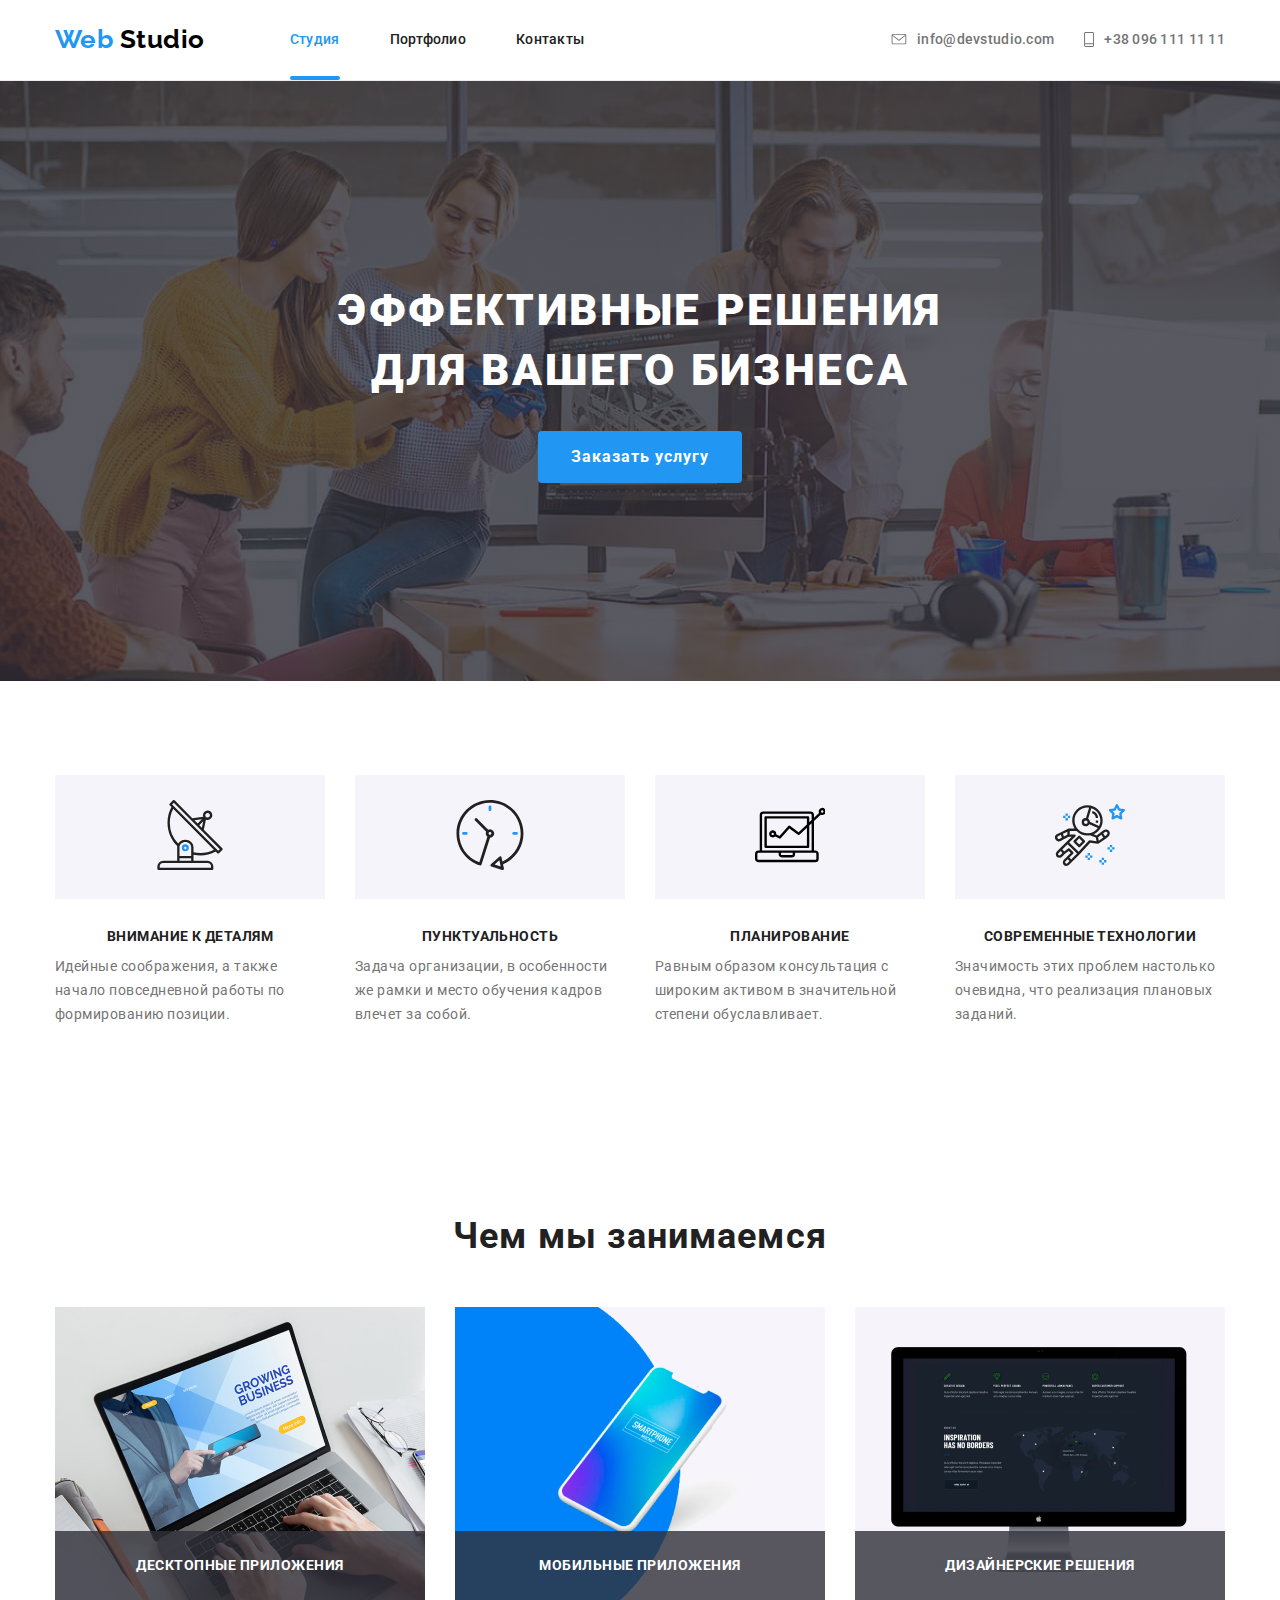
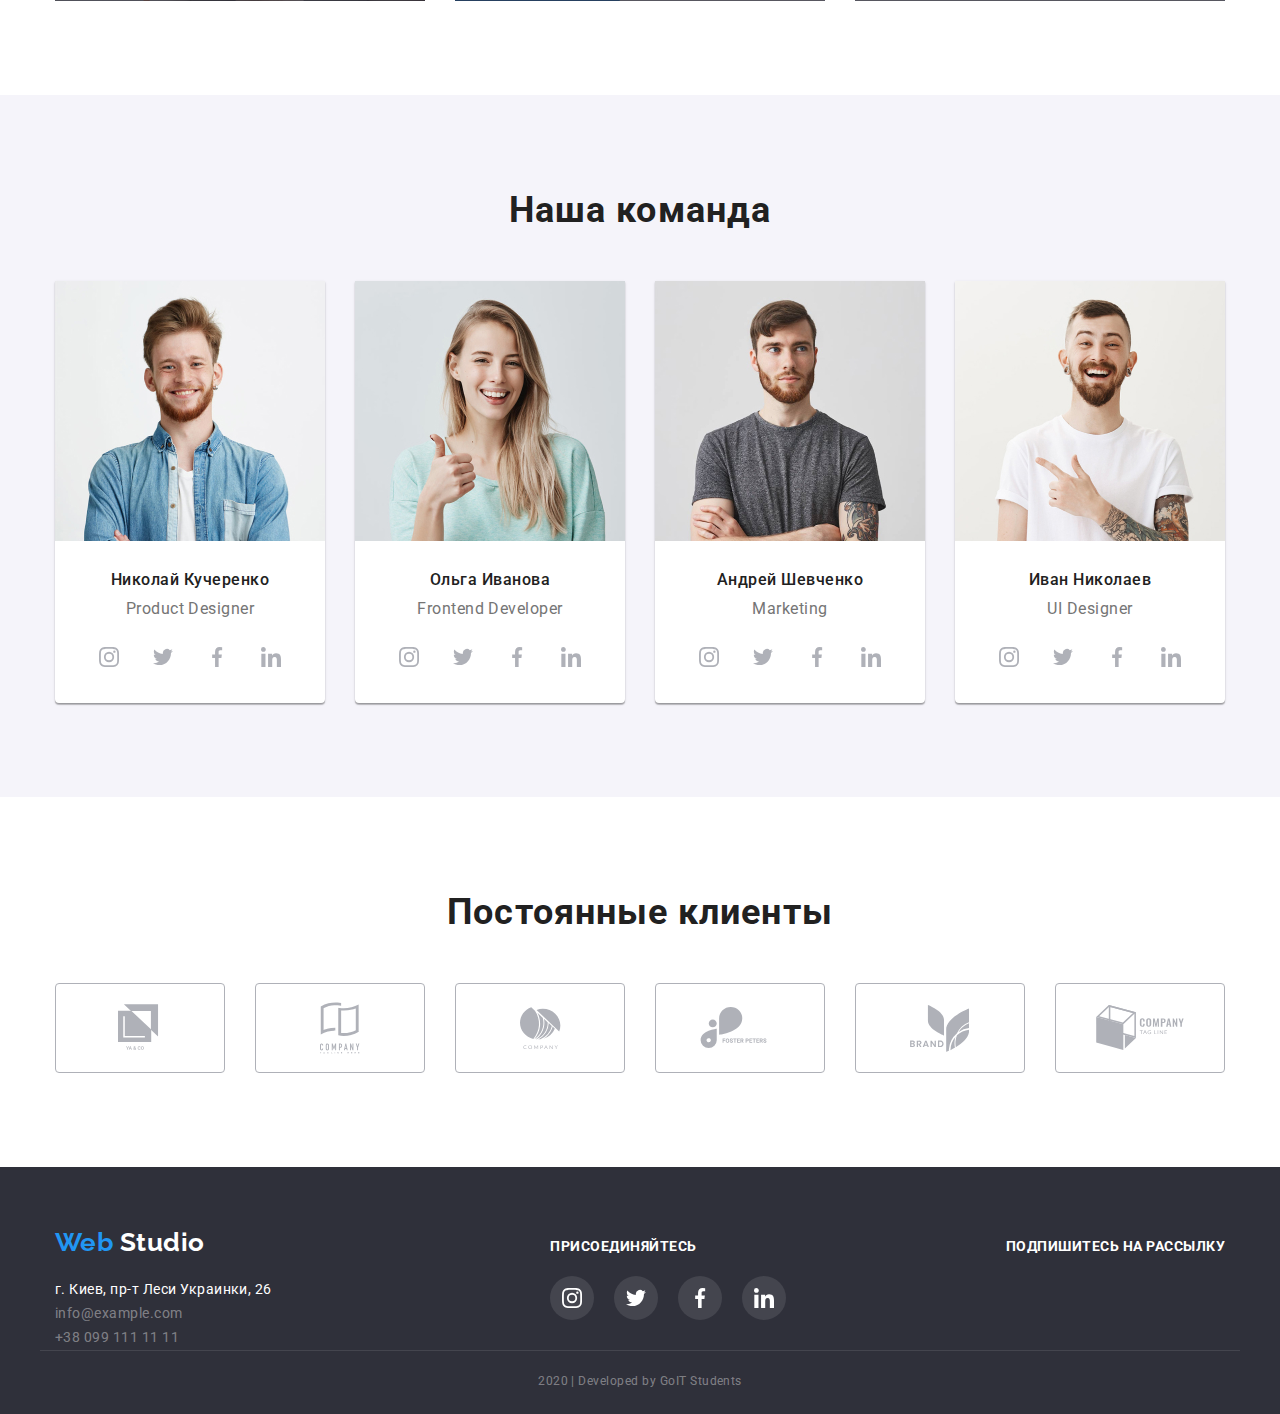
<file: index.html>
<!DOCTYPE html>
<html lang="ru">
  <head>
    <meta charset="UTF-8" />
    <meta name="viewport" content="width=device-width, initial-scale=1.0" />
    <title>Web studio v.1</title>
    <link
      href="https://fonts.googleapis.com/css2?family=Raleway:wght@700&family=Roboto:wght@400;500;700&display=swap"
      rel="stylesheet"
    />
    <link
      rel="stylesheet"
      href="https://cdnjs.cloudflare.com/ajax/libs/modern-normalize/0.6.0/modern-normalize.min.css"
    />
    <link rel="stylesheet" href="./css/style.css" />
  </head>
  <body>
    <!-- Header -->

    <header class="header">
      <div class="container">
        <nav class="main-nav">
          <a href="./index.html" class="logo"
            ><span class="logo-blue">Web</span> Studio</a
          >
          <ul class="site-nav list">
            <li class="item">
              <a href="" class="links current">Студия</a>
            </li>
            <li class="item">
              <a href="./portfolio.html" class="links underline">Портфолио</a>
            </li>
            <li class="item"><a href="" class="links underline">Контакты</a></li>
          </ul>

          <ul class="post-call list">
            <li class="item">
              <a class="links" href="mailto:info@devstudio.com">
                <svg class="icon-mail" width="16" height="11">
                  <use href="./images/sprite.svg#mail"></use>
                </svg>
                info@devstudio.com</a
              >
            </li>
            <li class="item">
              <a class="links" href="tel:+380961111111">
                <svg class="icon-phone" width="10" height="15">
                  <use href="./images/sprite.svg#phone"></use></svg                >+38 096 111 11 11</a
              >
            </li>
          </ul>
        </nav>
      </div>
    </header>

    <main>
      <!-- Hero -->

      <section class="hero-section">
        <div class="overlay">
          <h1 class="hero-title">Эффективные решения для вашего бизнеса</h1>
          <a href="" class="button links">Заказать услугу</a>
        </div>
      </section>

      <!-- Our advantages -->

      <section class="advantage">
        <div class="container advantage-container">
          <h2 class="visually-hidden">Преимущества компании</h2>

          <ul class="list advantage-list">
            <li class="item">
              <div class="advantage-fone">
                <svg width="70" height="70">
                  <use href="./images/sprite.svg#antenna1"></use>
                </svg>
              </div>
              <h3 class="smalltitle">Внимание к деталям</h3>
              <p class="text our-force">
                Идейные соображения, а также начало повседневной работы по
                формированию позиции.
              </p>
            </li>
            <li class="item">
              <div class="advantage-fone">
                <svg width="70" height="70">
                  <use href="./images/sprite.svg#clock1"></use>
                </svg>
              </div>
              <h3 class="smalltitle">Пунктуальность</h3>
              <p class="text our-force">
                Задача организации, в особенности же рамки и место обучения
                кадров влечет за собой.
              </p>
            </li>
            <li class="item">
              <div class="advantage-fone">
                <svg width="70" height="70">
                  <use href="./images/sprite.svg#vector"></use>
                </svg>
              </div>
              <h3 class="smalltitle">Планирование</h3>
              <p class="text our-force">
                Равным образом консультация с широким активом в значительной
                степени обуславливает.
              </p>
            </li>
            <li class="item">
              <div class="advantage-fone">
                <svg width="70" height="70">
                  <use href="./images/sprite.svg#astronaut1"></use>
                </svg>
              </div>
              <h3 class="smalltitle">Современные технологии</h3>
              <p class="text our-force">
                Значимость этих проблем настолько очевидна, что реализация
                плановых заданий.
              </p>
            </li>
          </ul>
        </div>
      </section>

      <!-- Competence -->

      <section class="competence">
        <div class="container competence-container">
          <h2 class="section-title">Чем мы занимаемся</h2>
          <ul class="list competence-list">
            <li class="item">
              <a href=""
                ><img
                  src="./images/notebook.jpg"
                  width="370"
                  height="294"
                  alt="Раскрытый ноутбук"
              /></a>
              <h3 class="smalltitle">Десктопные приложения</h3>
            </li>
            <li class="item">
              <a href=""
                ><img
                  src="./images/smartphone.jpg"
                  width="370"
                  height="294"
                  alt="Смартфон"
              /></a>
              <h3 class="smalltitle">Мобильные приложения</h3>
            </li>
            <li class="item">
              <a href=""
                ><img
                  src="./images/display.jpg"
                  width="370"
                  height="294"
                  alt="Дизайн крутого сайта"
              /></a>
              <h3 class="smalltitle">Дизайнерские решения</h3>
            </li>
          </ul>
        </div>
      </section>

      <!-- Our team -->

      <section class="team">
        <div class="container team-container">
          <h2 class="section-title">Наша команда</h2>
          <ul class="list team-list">
            <li class="item">
              <img
                  src="./images/john.jpg"
                  width="270"
                  height="260"
                  alt="Фото улыбающегося сотрудника"
              />
              <h3 class="names smalltitle">Николай Кучеренко</h3>
              <p lang="en" class="position">Product Designer</p>

              <ul class="social-items list">
                <li class="item">
                  <a
                    href="https://www.instagram.com/?hl=ru"
                    class="social-link-item"
                    ><svg width="20" height="20">
                      <use href="./images/sprite.svg#instagram2"></use>
                    </svg>
                  </a>
                </li>

                <li class="item">
                  <a href="https://twitter.com/explore" class="social-link-item"
                    ><svg width="20" height="20">
                      <use href="./images/sprite.svg#twitter1"></use>
                    </svg>
                  </a>
                </li>

                <li class="item">
                  <a href="https://uk-ua.facebook.com/" class="social-link-item"
                    ><svg width="20" height="20">
                      <use href="./images/sprite.svg#facebook1"></use>
                    </svg>
                  </a>
                </li>

                <li class="item">
                  <a href="https://www.linkedin.com/" class="social-link-item"
                    ><svg width="20" height="20">
                      <use href="./images/sprite.svg#linkedin1"></use>
                    </svg>
                  </a>
                </li>
              </ul>
            </li>

            <li class="item">
              <img
                  src="./images/marta.jpg"
                  width="270"
                  height="260"
                  alt="Фото улыбающегося сотрудника"
              />
              <h3 class="names smalltitle">Ольга Иванова</h3>
              <p lang="en" class="position">Frontend Developer</p>

              <ul class="social-items list">
                <li class="item">
                  <a
                    href="https://www.instagram.com/?hl=ru"
                    class="social-link-item"
                    ><svg width="20" height="20">
                      <use href="./images/sprite.svg#instagram2"></use>
                    </svg>
                  </a>
                </li>

               <li class="item">
                  <a href="https://twitter.com/explore" class="social-link-item"
                    ><svg width="20" height="20">
                      <use href="./images/sprite.svg#twitter1"></use>
                    </svg>
                  </a>
                </li>

               <li class="item">
                  <a href="https://uk-ua.facebook.com/" class="social-link-item"
                    ><svg width="20" height="20">
                      <use href="./images/sprite.svg#facebook1"></use>
                    </svg>
                  </a>
                </li>

                <li class="item">
                  <a href="https://www.linkedin.com/" class="social-link-item"
                    ><svg width="20" height="20">
                      <use href="./images/sprite.svg#linkedin1"></use>
                    </svg>
                  </a>
                </li>
              </ul>
            </li>

            <li class="item">
              <img
                  src="./images/robert.jpg"
                  width="270"
                  height="260"
                  alt="Фото улыбающегося сотрудника"
              />
              <h3 class="names smalltitle">Андрей Шевченко</h3>
              <p lang="en" class="position">Marketing</p>

              <ul class="social-items list">
               <li class="item">
                  <a
                    href="https://www.instagram.com/?hl=ru"
                    class="social-link-item"
                    ><svg width="20" height="20">
                      <use href="./images/sprite.svg#instagram2"></use>
                    </svg>
                  </a>
                </li>

               <li class="item">
                  <a href="https://twitter.com/explore" class="social-link-item"
                    ><svg width="20" height="20">
                      <use href="./images/sprite.svg#twitter1"></use>
                    </svg>
                  </a>
                </li>

                <li class="item">
                  <a href="https://uk-ua.facebook.com/" class="social-link-item"
                    ><svg width="20" height="20">
                      <use href="./images/sprite.svg#facebook1"></use>
                    </svg>
                  </a>
                </li>

                <li class="item">
                  <a href="https://www.linkedin.com/" class="social-link-item"
                    ><svg width="20" height="20">
                      <use href="./images/sprite.svg#linkedin1"></use>
                    </svg>
                  </a>
                </li>
              </ul>
            </li>

            <li class="item">
              <img
                  src="./images/marty.jpg"
                  width="270"
                  height="260"
                  alt="Фото улыбающегося сотрудника"
              />
              <h3 class="names smalltitle">Иван Николаев</h3>
              <p lang="en" class="position">UI Designer</p>

              <ul class="social-items list">
                <li class="item">
                  <a
                    href="https://www.instagram.com/?hl=ru"
                    class="social-link-item"
                    ><svg width="20" height="20">
                      <use href="./images/sprite.svg#instagram2"></use>
                    </svg>
                  </a>
                </li>

                <li class="item">
                  <a href="https://twitter.com/explore" class="social-link-item"
                    ><svg width="20" height="20">
                      <use href="./images/sprite.svg#twitter1"></use>
                    </svg>
                  </a>
                </li>

               <li class="item">
                  <a href="https://uk-ua.facebook.com/" class="social-link-item"
                    ><svg width="20" height="20">
                      <use href="./images/sprite.svg#facebook1"></use>
                    </svg>
                  </a>
                </li>

                <li class="item">
                  <a href="https://www.linkedin.com/" class="social-link-item"
                    ><svg width="20" height="20">
                      <use href="./images/sprite.svg#linkedin1"></use>
                    </svg>
                  </a>
                </li>
              </ul>
            </li>
          </ul>
        </div>
      </section>

      <!-- Regular customers -->

      <section>
        <div class="container customers-container">
          <h2 class="section-title">Постоянные клиенты</h2>
          <ul class="customers-list list">

            <li class="item">
              <a class="icon-cutomers" href=""
                ><svg width="44.27" height="49.23">
                      <use href="./images/sprite.svg#logo1"></use>
                    </svg></a>
            </li>

             <li class="item">
              <a class="icon-cutomers" href=""
                ><svg width="40" height="52">
                      <use href="./images/sprite.svg#logo2"></use>
                    </svg></a>
            </li>

             <li class="item">
              <a class="icon-cutomers" href=""
                ><svg width="41" height="42.6">
                      <use href="./images/sprite.svg#logo3"></use>
                    </svg></a>
            </li>

             <li class="item">
              <a class="icon-cutomers" href=""
                ><svg width="80" height="42">
                      <use href="./images/sprite.svg#logo4"></use>
                    </svg></a>
            </li>

             <li class="item">
              <a class="icon-cutomers" href=""
                ><svg width="59" height="47">
                      <use href="./images/sprite.svg#logo5"></use>
                    </svg></a>
            </li>

             <li class="item">
              <a class="icon-cutomers" href=""
                ><svg width="88.48" height="45.44">
                      <use href="./images/sprite.svg#logo6"></use>
                    </svg></a>
            </li>
          </ul>
        </div>
      </section>
    </main>

    <!--Footer-->

    <footer>
      <div class="footer container">
        <div class="address-footer">
          <a href="./index.html" class="logo inverse"
            ><span class="logo-blue">Web</span> Studio</a
          >
          <address>
            <ul class="list address-list">
              <li>
                <p class="text city-adress">г. Киев, пр-т Леси Украинки, 26</p>
              </li>
              <li>
                <a href="" class="text footer-contacts links"
                  >info@example.com</a
                >
              </li>
              <li>
                <a href="" class="text footer-contacts links"
                  >+38 099 111 11 11</a
                >
              </li>
            </ul>
          </address>
        </div>

        <div class="social-contacts">
          <b class="smalltitle">присоединяйтесь</b>

          <ul class="social-links list">
            <li class="item">
                  <a
                    href="https://www.instagram.com/?hl=ru"
                    class="social-link-footer"
                    ><svg width="20" height="20">
                      <use href="./images/sprite.svg#instagram2"></use>
                    </svg>
                  </a>
                </li>

                <li class="item">
                  <a href="https://twitter.com/explore"
                  class="social-link-footer"
                    ><svg width="20" height="20">
                      <use href="./images/sprite.svg#twitter1"></use>
                    </svg>
                  </a>
                </li>

                <li class="item">
                  <a href="https://uk-ua.facebook.com/"
                  class="social-link-footer"
                    ><svg width="20" height="20">
                      <use href="./images/sprite.svg#facebook1"></use>
                    </svg>
                  </a>
                </li>

               <li class="item">
                  <a href="https://www.linkedin.com/"
                  class="social-link-footer"
                    ><svg width="20" height="20">
                      <use href="./images/sprite.svg#linkedin1"></use>
                    </svg>
                  </a>
                </li>
              </ul>
        </div>
        <div class="sign-in">
          <b class="smalltitle">Подпишитесь на рассылку</b>
        </div>
      </div>

      <p class="developers">2020 | Developed by GoIT Students</p>
    </footer>
  </body>
</html>
</file>
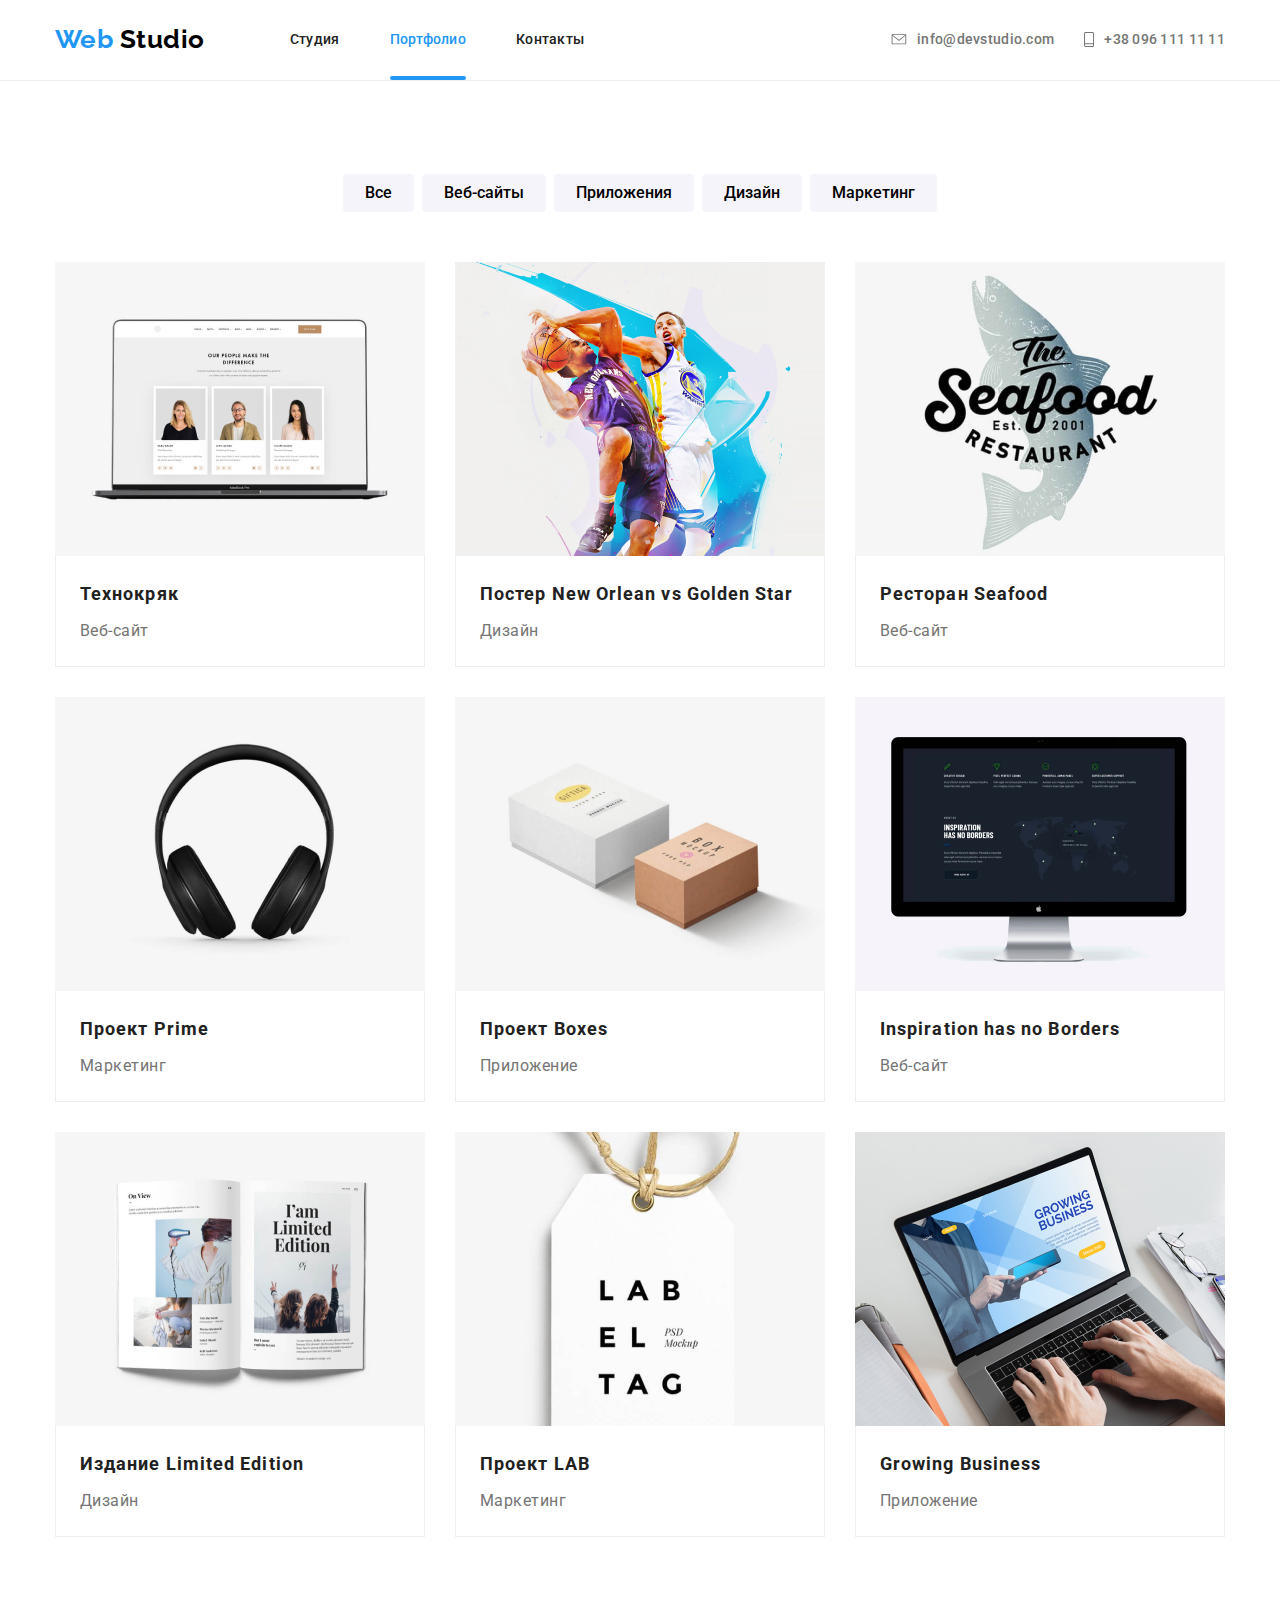
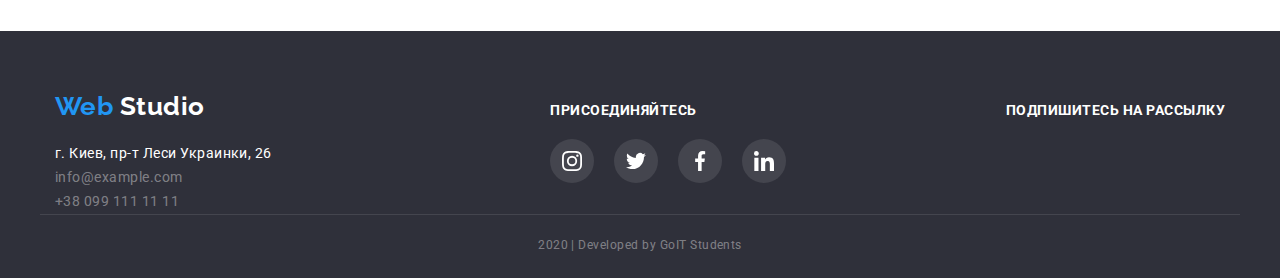
<file: portfolio.html>
<!DOCTYPE html>
<html lang="ru">
  <head>
    <meta charset="UTF-8" />
    <meta name="viewport" content="width=device-width, initial-scale=1.0" />
    <title>Portfolio</title>
    <link
      href="https://fonts.googleapis.com/css2?family=Raleway:wght@700&family=Roboto:wght@400;500;700&display=swap"
      rel="stylesheet"
    />
    <link
      rel="stylesheet"
      href="https://cdnjs.cloudflare.com/ajax/libs/modern-normalize/0.6.0/modern-normalize.min.css"
    />
    <link rel="stylesheet" href="./css/style.css" />
  </head>
  <body>
    <!-- Header -->

    <header class="header">
      <div class="container">
        <nav class="main-nav">
          <a href="./index.html" class="logo"
            ><span class="logo-blue">Web</span> Studio</a
          >
          <ul class="site-nav list">
            <li class="item">
              <a href="./index.html" class="links underline">Студия</a>
            </li>
            <li class="item">
              <a href="./portfolio.html" class="links current">Портфолио</a>
            </li>
            <li class="item"><a href="" class="links underline">Контакты</a></li>
          </ul>

          <ul class="post-call list">
            <li class="item">
              <a class="links" href="mailto:info@devstudio.com">
                <svg class="icon-mail" width="16" height="11">
                  <use href="./images/sprite.svg#mail"></use>
                </svg>
                info@devstudio.com</a
              >
            </li>
            <li class="item">
              <a class="links" href="tel:+380961111111">
                <svg class="icon-phone" width="10" height="15">
                  <use href="./images/sprite.svg#phone"></use></svg>+38 096 111 11 11</a>
            </li>
          </ul>
        </nav>
      </div>
    </header>

    <main>
      <section>
        <div class="container">
          <h1 class="visually-hidden">Наши работы</h1>
          <!-- Invisible title -->
          <div class="container-filter">
            <ul class="filter-list list">
              <li class="button-item">
                <button type="button" class="button-filter">Все</button>
              </li>
              <li class="button-item">
                <button type="button" class="button-filter">Веб-сайты</button>
              </li>
              <li class="button-item">
                <button type="button" class="button-filter">Приложения</button>
              </li>
              <li class="button-item">
                <button type="button" class="button-filter">Дизайн</button>
              </li>
              <li class="button-item">
                <button type="button" class="button-filter">Маркетинг</button>
              </li>
            </ul>
          </div>

          <div class="container-cards">
            <ul class="list list-cards">
              <li class="card">
                <a href="" class="links link-card"
                  >
                  <div class="image-text"><img
                    src="./images/technocryak.jpg"
                    width="370"
                    height="294"
                    alt="Фото с текстом"
                    class="image-card"
                  />
                    <p class="text-inside">
                      Технокряк это современная площадка распространения
                      коронавируса. Компании используют эту платформу для
                      цифрового шпионажа и атак на защищённые сервера
                      конкурентов.
                    </p>
                  </div>
                  <div class="card-content">
                    <h2 class="card-title">Технокряк</h2>
                    <p class="card-description">Веб-сайт</p>
                  </div></a
                >
              </li>

              <li class="card">
                <a href="" class="links link-card"
                  >
                  <div class="image-text">
                    <img
                    src="./images/basketball.jpg"
                    width="370"
                    height="294"
                    alt="Баскетболисты"
                    class="image-card"
                  />
                  <p class="text-inside">
                      Технокряк это современная площадка распространения
                      коронавируса. Компании используют эту платформу для
                      цифрового шпионажа и атак на защищённые сервера
                      конкурентов.
                    </p>
                  </div>
                  <div class="card-content">
                    <h2 class="card-title">Постер New Orlean vs Golden Star</h2>
                    <p class="card-description">Дизайн</p>
                  </div></a
                >
              </li>

              <li class="card">
                <a href="" class="links link-card"
                  >
                   <div class="image-text">
                     <img
                    src="./images/seafood.jpg"
                    width="370"
                    height="294"
                    alt="Ресторан"
                    class="image-card"
                  />
                  <p class="text-inside">
                      Технокряк это современная площадка распространения
                      коронавируса. Компании используют эту платформу для
                      цифрового шпионажа и атак на защищённые сервера
                      конкурентов.
                    </p>
                  </div>
                  <div class="card-content">
                    <h2 class="card-title">Ресторан Seafood</h2>
                    <p class="card-description">Веб-сайт</p>
                  </div></a
                >
              </li>

              <li class="card">
                <a href="" class="links link-card"
                  >
                  <div class="image-text">
                  <img
                    src="./images/headphones.jpg"
                    width="370"
                    height="294"
                    alt="Наушники"
                    class="image-card"
                  />
                  <p class="text-inside">
                      Технокряк это современная площадка распространения
                      коронавируса. Компании используют эту платформу для
                      цифрового шпионажа и атак на защищённые сервера
                      конкурентов.
                    </p>
                  </div>
                  <div class="card-content">
                    <h2 class="card-title">Проект Prime</h2>
                    <p class="card-description">Маркетинг</p>
                  </div></a
                >
              </li>

              <li class="card">
                <a href="" class="links link-card"
                  >
                  <div class="image-text">
                  <img
                    src="./images/boxes.jpg"
                    width="370"
                    height="294"
                    alt="Коробочки"
                    class="image-card"
                  />
                    <p class="text-inside">
                      Технокряк это современная площадка распространения
                      коронавируса. Компании используют эту платформу для
                      цифрового шпионажа и атак на защищённые сервера
                      конкурентов.
                    </p>
                  </div>
                  <div class="card-content">
                    <h2 class="card-title">Проект Boxes</h2>
                    <p class="card-description">Приложение</p>
                  </div></a
                >
              </li>

              <li class="card">
                <a href="" class="links link-card"
                  >
                  <div class="image-text">
                  <img
                    src="./images/monitor.jpg"
                    width="370"
                    height="294"
                    alt="Монитор"
                    class="image-card"
                  />
                  <p class="text-inside">
                      Технокряк это современная площадка распространения
                      коронавируса. Компании используют эту платформу для
                      цифрового шпионажа и атак на защищённые сервера
                      конкурентов.
                    </p>
                  </div>
                  <div class="card-content">
                    <h2 class="card-title">Inspiration has no Borders</h2>
                    <p class="card-description">Веб-сайт</p>
                  </div></a
                >
              </li>

              <li class="card">
                <a href="" class="links link-card"
                  >
                  <div class="image-text">
                  <img
                    src="./images/magazin.jpg"
                    width="370"
                    height="294"
                    alt="Журнал"
                    class="image-card"
                  />
                   <p class="text-inside">
                      Технокряк это современная площадка распространения
                      коронавируса. Компании используют эту платформу для
                      цифрового шпионажа и атак на защищённые сервера
                      конкурентов.
                    </p>
                  </div>
                  <div class="card-content">
                    <h2 class="card-title">Издание Limited Edition</h2>
                    <p class="card-description">Дизайн</p>
                  </div></a
                >
              </li>

              <li class="card">
                <a href="" class="links link-card"
                  >
                  <div class="image-text">
                  <img
                    src="./images/papper-label.jpg"
                    width="370"
                    height="294"
                    alt="Бирка"
                    class="image-card"
                  />
                  <p class="text-inside">
                      Технокряк это современная площадка распространения
                      коронавируса. Компании используют эту платформу для
                      цифрового шпионажа и атак на защищённые сервера
                      конкурентов.
                  </div>
                  <div class="card-content">
                    <h2 class="card-title">Проект LAB</h2>
                    <p class="card-description">Маркетинг</p>
                  </div></a
                >
              </li>

              <li class="card">
                <a href="" class="links link-card"
                  >
                  <div class="image-text">
                  <img
                    src="./images/work-in-nout.jpg"
                    width="370"
                    height="294"
                    alt="Ноутбук с проэктом"
                    class="image-card"
                  />
                  <p class="text-inside">
                      Технокряк это современная площадка распространения
                      коронавируса. Компании используют эту платформу для
                      цифрового шпионажа и атак на защищённые сервера
                      конкурентов.
                    </p>
                  </div>
                  <div class="card-content">
                    <h2 class="card-title">Growing Business</h2>
                    <p class="card-description">Приложение</p>
                  </div></a>
              </li>
            </ul>
          </div>
        </div>
      </section>
    </main>

    <!--Footer-->

    <footer>
      <div class="footer container">
        <div class="address-footer">
          <a href="./index.html" class="logo inverse"
            ><span class="logo-blue">Web</span> Studio</a
          >
          <address>
            <ul class="list address-list">
              <li>
                <p class="text city-adress">г. Киев, пр-т Леси Украинки, 26</p>
              </li>
              <li>
                <a href="" class="text footer-contacts links"
                  >info@example.com</a
                >
              </li>
              <li>
                <a href="" class="text footer-contacts links"
                  >+38 099 111 11 11</a
                >
              </li>
            </ul>
          </address>
        </div>

        <div class="social-contacts">
          <b class="smalltitle">присоединяйтесь</b>

          <ul class="social-links list">
            <li class="item">
                  <a
                    href="https://www.instagram.com/?hl=ru"
                    class="social-link-footer"
                    ><svg width="20" height="20">
                      <use href="./images/sprite.svg#instagram2"></use>
                    </svg>
                  </a>
                </li>

                <li class="item">
                  <a href="https://twitter.com/explore"
                  class="social-link-footer"
                    ><svg width="20" height="20">
                      <use href="./images/sprite.svg#twitter1"></use>
                    </svg>
                  </a>
                </li>

                <li class="item">
                  <a href="https://uk-ua.facebook.com/"
                  class="social-link-footer"
                    ><svg width="20" height="20">
                      <use href="./images/sprite.svg#facebook1"></use>
                    </svg>
                  </a>
                </li>

               <li class="item">
                  <a href="https://www.linkedin.com/"
                  class="social-link-footer"
                    ><svg width="20" height="20">
                      <use href="./images/sprite.svg#linkedin1"></use>
                    </svg>
                  </a>
            </li>
          </ul>
        </div>
        <div class="sign-in">
          <b class="smalltitle">Подпишитесь на рассылку</b>
        </div>
      </div>

      <p class="developers">2020 | Developed by GoIT Students</p>
    </footer>
  </body>
</html>
</file>
<file: css/style.css>
:root {
  --primary-body-color: #ffffff;
  --secondary-body-color: rgba(47, 48, 58, 0.8);
  --tertiary-body-color: #f5f4fa;
  --header-body-color: #ffffff;
  --footer-body-color: #2f303a;
  --primary-text-color: #212121;
  --secondary-text-color: #757575;
  --white-color: #ffffff;
  --blue-color: #2196f3;
  --accent-color: #2196f3;
  --copypast-color: rgba(255, 255, 255, 0.4);
  --logo-black-color: #000000;
  --border-color: #eeeeee;
  --items-color: #afb1b8;
}

header {
  background-color: var(--header-body-color);
}

body {
  font-family: Roboto, sans-serif;
  letter-spacing: 0.03em;
  background-color: var(--primary-body-color);
  color: var(--primary-text-color);
}

footer {
  background-color: var(--footer-body-color);
}

/* Common properties */

.visually-hidden {
  position: absolute;
  width: 1px;
  height: 1px;
  margin: -1px;
  padding: 0;
  overflow: hidden;
  border: 0;
  clip: rect(0 0 0 0);
}

.list {
  list-style: none;
  padding: 0;
  margin: 0;
}

.links,
.logo {
  text-decoration: none;
}

.section-title {
  margin-top: 0;
  margin-bottom: 0;
  padding-bottom: 50px;

  font-weight: 700;
  font-size: 36px;
  line-height: 1.17;
  text-align: center;
  letter-spacing: 0.03em;
}

.smalltitle {
  margin-top: 0;
  margin-bottom: 0;
}

.text {
  margin-top: 0;
  margin-bottom: 0;

  font-weight: 400;
  font-size: 14px;
  line-height: 1.71;
}

img {
  display: block;
  max-width: 100%;
  height: auto;
}

.container {
  margin-left: auto;
  margin-right: auto;
  padding-left: 15px;
  padding-right: 15px;
  width: 1200px;
}

/* Header*/

.header {
  border-bottom: 1px solid #ececec;
}

.logo {
  font-family: Raleway;
  font-weight: 700;
  font-size: 26px;
  line-height: 1.2;
  color: var(--logo-black-color);
}

.logo-blue {
  color: var(--blue-color);
}

.logo.inverse {
  color: var(--white-color);
}

.main-nav {
  display: flex;
  align-items: center;
}

.site-nav {
  display: flex;
  margin-left: 85px;
}

.site-nav .item + .item {
  margin-left: 50px;
}

.site-nav .links {
  display: block;
  padding-top: 32px;
  padding-bottom: 32px;

  font-weight: 500;
  font-size: 14px;
  line-height: 1.14;
  letter-spacing: 0.02em;

  color: var(--primary-text-color);
  transition: 250ms cubic-bezier(0.4, 0, 0.2, 1);
}

.site-nav .links:hover,
.site-nav .links:focus {
  color: var(--accent-color);
}

.site-nav .underline {
  position: relative;
}

.site-nav .underline::after {
  content: "";
  display: block;
  position: absolute;
  bottom: 0;

  width: 100%;
  height: 4px;
  border-radius: 2px;
  background-color: var(--accent-color);
  transform: scaleX(0);
  transition: 250ms cubic-bezier(0.4, 0, 0.2, 1);
}

.site-nav .underline:hover::after {
  transform: scaleX(1);
}


.site-nav .current {
  position: relative;
  color: var(--accent-color);
}

.site-nav .current::after {
  content: "";
  display: block;
  position: absolute;
  bottom: 0;

  width: 100%;
  height: 4px;
  border-radius: 2px;
  background-color: var(--accent-color);
}

.post-call {
  display: flex;
  margin-left: auto;
}

.post-call .item {
  margin-left: 30px;
  display: inline-flex;
}

.post-call .item:nth-child(1) {
  margin-left: 0;
}

.post-call .links {
  display: inline-flex;
  align-items: center;
  font-weight: 500;
  font-size: 14px;
  line-height: 1.14;
  letter-spacing: 0.02em;

  color: var(--secondary-text-color);
  fill: var(--secondary-text-color);
  transition: 250ms cubic-bezier(0.4, 0, 0.2, 1);
}

.post-call .links:hover,
.post-call .links:focus {
  color: var(--accent-color);
  fill: var(--accent-color);
}

.icon-phone,
.icon-mail {
  margin-right: 10px;
}

/* Hero */

.hero-section {
  text-align: center;
}

.overlay {
  max-width: 1600px;
  height: 600px;
  margin-left: auto;
  margin-right: auto;

  background-image: linear-gradient(
      rgba(47, 48, 58, 0.8),
      rgba(47, 48, 58, 0.8)
    ),
    url(../images/hero.jpg);
  background-repeat: no-repeat;
  background-position: center;
  background-size: cover;
  background-color: var(--secondary-body-color);
}

.button {
  display: inline-block;
  border-radius: 4px;
  border: 1px solid transparent;
  padding: 10px 32px;
  min-width: 200px;

  font-weight: 700;
  font-size: 16px;
  line-height: 1.88;
  letter-spacing: 0.06em;

  background-color: var(--blue-color);
  color: var(--white-color);
  transition: 250ms cubic-bezier(0.4, 0, 0.2, 1);
}

.button:hover,
.button:focus {
  background-color: var(--white-color);
  color: var(--accent-color);
}

.hero-title {
  margin: 0 auto;
  padding-top: 200px;
  padding-bottom: 30px;
  width: 696px;

  font-weight: 900;
  font-size: 44px;
  line-height: 1.36;
  letter-spacing: 0.06em;
  text-transform: uppercase;

  color: var(--white-color);
}

/* Our advantages */

.advantage-container {
  padding-top: 94px;
  padding-bottom: 94px;
}

.advantage {
  margin-bottom: 94px;
}

.advantage-list {
  display: flex;
  flex-wrap: wrap;
}

.advantage-fone {
  padding: 25px 100px;
  background-color: var(--tertiary-body-color);
}

.advantage-list .item {
  width: calc((100% - 90px) / 4);
  margin-right: 30px;
}

.advantage-list .item:nth-child(4n) {
  margin-right: 0;
}

.advantage .smalltitle {
  padding-top: 30px;
  padding-bottom: 10px;

  font-weight: 700;
  font-size: 14px;
  line-height: 1.14;
  text-align: center;
  text-transform: uppercase;
}

/* Competence */

.competence-container {
  padding-bottom: 94px;
}

.competence-list {
  display: flex;
  flex-wrap: wrap;
}

.competence-list .item {
  position: relative;

  width: calc((100% - 60px) / 3);
  margin-right: 30px;
  margin-bottom: 0;
}

.competence-list .item:nth-child(3n) {
  margin-right: 0;
}

.competence .smalltitle {
  position: absolute;
  width: 100%;
  bottom: 0;
  left: 0;

  padding-top: 27px;
  padding-bottom: 27px;

  font-weight: 700;
  font-size: 14px;
  line-height: 1.14;
  text-align: center;
  text-transform: uppercase;

  background-color: var(--secondary-body-color);
  color: var(--white-color);
}

/* Our team  */

.team-container {
  padding-top: 94px;
  padding-bottom: 94px;
}

.team {
  background-color: var(--tertiary-body-color);
}

.team-list {
  display: flex;
  flex-wrap: wrap;
}

.team-list > .item {
  width: calc((100% - 90px) / 4);
  margin-right: 30px;
  margin-bottom: 0;

  background-color: var(--white-color);
  box-shadow: 0px 2px 1px rgba(0, 0, 0, 0.2), 0px 1px 1px rgba(0, 0, 0, 0.14),
    0px 1px 3px rgba(0, 0, 0, 0.12);
  border-radius: 0px 0px 4px 4px;
}

.team-list > .item:nth-child(4n) {
  margin-right: 0;
}

.our-force {
  color: var(--secondary-text-color);
}

.names {
  margin-top: 30px;

  font-weight: 500;
  font-size: 16px;
  line-height: 1.18;
  text-align: center;
}

.position {
  margin-top: 10px;
  margin-bottom: 0;

  font-weight: 400;
  font-size: 16px;
  line-height: 1.18;
  text-align: center;

  color: var(--secondary-text-color);
}

.social-items {
  display: flex;
  flex-wrap: wrap;
  justify-content: space-around;

  padding-top: 16px;
  padding-bottom: 24px;
  padding-left: 32px;
  padding-right: 32px;
}

.social-items .item {
  margin-right: 10px;
}

.social-items .item:last-child {
  margin-right: 0;
}

.social-link-item {
  display: inline-flex;
  align-items: center;
  justify-content: center;
  width: 44px;
  height: 44px;
  border-radius: 50%;
  background-color: var(--white-color);
  fill: var(--items-color);
  transition: 250ms cubic-bezier(0.4, 0, 0.2, 1);
}

.social-link-item:hover,
.social-link-item:focus {
  background-color: var(--accent-color);
  fill: var(--white-color);
}

/* Regular customers */

.customers-container {
  padding-top: 94px;
  padding-bottom: 94px;
}

.customers-list {
  display: flex;
  flex-wrap: wrap;
  justify-content: center;
  align-items: center;
}

.customers-list .item {
  width: calc((100% - 150px) / 6);
  height: 90px;
  margin-right: 30px;
  margin-bottom: 0;
}

.customers-list .item:nth-child(6n) {
  margin-right: 0;
}

.icon-cutomers {
  display: flex;
  justify-content: center;
  align-items: center;
  width: 170px;
  height: 90px;

  border: 1px solid #afb1b8;
  border-radius: 4px;
  fill: var(--items-color);
  background-color: rgba(255, 255, 255, 0.1);
  transition: 250ms cubic-bezier(0.4, 0, 0.2, 1);
}

.icon-cutomers:hover {
  border: 1px solid #2196f3;
  fill: var(--accent-color);
}

/* Footer */

.footer {
  padding-top: 60px;
  display: flex;
  flex-wrap: wrap;
  align-items: baseline;
  justify-content: space-between;

  border-bottom: 1px solid rgba(255, 255, 255, 0.1);
}

.address-footer {
  margin-right: 69px;
}

.address-list {
  font-style: normal;
}

.city-adress {
  margin-top: 20px;

  color: var(--white-color);
}

.footer-contacts {
  margin-top: 9px;

  color: var(--copypast-color);
  transition: 250ms cubic-bezier(0.4, 0, 0.2, 1);
}

.footer-contacts:hover,
.footer-contacts:focus {
  color: var(--accent-color);
}

.social-links {
  display: flex;
  flex-wrap: wrap;
  justify-content: center;
  padding-top: 20px;
}

.social-links .item {
  margin-right: 10px;
}

.social-links .item:last-child {
  margin-right: 0;
}

.social-link-footer {
  display: inline-flex;
  align-items: center;
  justify-content: center;
  width: 44px;
  height: 44px;
  border-radius: 50%;
  background-color: rgba(255, 255, 255, 0.1);
  fill: var(--white-color);
  margin-right: 10px;
  transition: 250ms cubic-bezier(0.4, 0, 0.2, 1);
}

.social-link-footer:hover,
.social-link-footer:focus {
  background-color: var(--accent-color);
}

.social-contacts .smalltitle,
.sign-in .smalltitle {
  font-weight: 700;
  font-size: 14px;
  line-height: 1.14;
  text-transform: uppercase;

  color: var(--white-color);
}

/* .button-subscription {
  display: inline-block;
  border-radius: 4px;
  border: 1px solid transparent;
  padding: 10px 28px 10px 29px;
  min-width: 200px;

  text-align: center;
  font-weight: 900;
  font-size: 16px;
  line-height: 1.87;
  letter-spacing: 0.06em;

  background-color: var(--blue-color);
  color: var(--white-color);
  transition: 250ms cubic-bezier(0.4, 0, 0.2, 1);
}

.button-subscription:hover,
.button-subscription:focus {
  background-color: var(--white-color);
  color: var(--accent-color);
} */

.developers {
  margin-top: 18px;
  padding-bottom: 21px;
  margin-bottom: 0;

  font-weight: 400;
  font-size: 12px;
  line-height: 2;
  text-align: center;

  color: var(--copypast-color);
}

/* PORTFOLIO */

/* Filter-buttons */

.container-filter {
  padding-top: 93px;
}

.filter-list {
  display: flex;
  flex-wrap: wrap;
  justify-content: center;
}

.button-item {
  margin-right: 8px;
}

.button-item:last-child {
  margin-right: 0;
}

.button-filter {
  padding-top: 6px;
  padding-right: 22px;
  padding-bottom: 6px;
  padding-left: 22px;

  font-weight: 500;
  font-size: 16px;
  line-height: 1.62;

  background-color: var(--tertiary-body-color);
  border: transparent;
  border-radius: 4px;
  transition: 250ms cubic-bezier(0.4, 0, 0.2, 1);
}

.button-filter:hover,
.button-filter:focus {
  color: var(--white-color);
  background-color: var(--accent-color);
}

/* Cards */

.container-cards {
  padding-top: 50px;
  padding-bottom: 94px;
  background-color: var(--copypast-color);
}

.list-cards {
  display: flex;
  flex-wrap: wrap;
}

.card {
  width: calc((100% - 60px) / 3);
  margin-right: 30px;
  margin-bottom: 30px;
}

.card:nth-child(3n) {
  margin-right: 0;
}

.card:nth-last-child(-n + 3) {
  margin-bottom: 0;
}

.link-card {
  display: block;
   transition: 250ms cubic-bezier(0.4, 0, 0.2, 1);
}

.link-card:hover,
.link-card:focus {
  box-shadow: 1px 4px 6px rgba(0, 0, 0, 0.16), 0px 4px 4px rgba(0, 0, 0, 0.06),
    0px 1px 1px rgba(0, 0, 0, 0.12);
}

.card-content {
  padding-top: 20px;
  padding-bottom: 20px;
  padding-left: 24px;
  padding-right: 24px;

  border-right: 1px solid #eeeeee;
  border-left: 1px solid #eeeeee;
  border-bottom: 1px solid #eeeeee;

  background: var(--white-color);
}

.card-title {
  margin: 0;
  padding: 0;

  font-weight: 700;
  font-size: 18px;
  line-height: 2;
  letter-spacing: 0.06em;
  color: var(--primary-text-color);
}
.card-description {
  margin: 0;
  padding-top: 4px;

  font-weight: 400;
  font-size: 16px;
  line-height: 1.87;

  color: var(--secondary-text-color);
}

.image-text {
  position: relative;
  overflow: hidden;
}

.text-inside {
  position: absolute;
  top: 0;
  left: 0;

  margin: 0;
  padding: 63px 24px;
  font-weight: 400;
  font-size: 18px;
  line-height: 1.56;

  color: var(--white-color);
  background-color: rgba(33, 150, 243, 0.9);

  opacity: 0;
  transform: translateY(100%);
  transition: 250ms cubic-bezier(0.4, 0, 0.2, 1);
}

.link-card:hover .text-inside {
  opacity: 1;
  transform: translateY(0);
}
</file>
